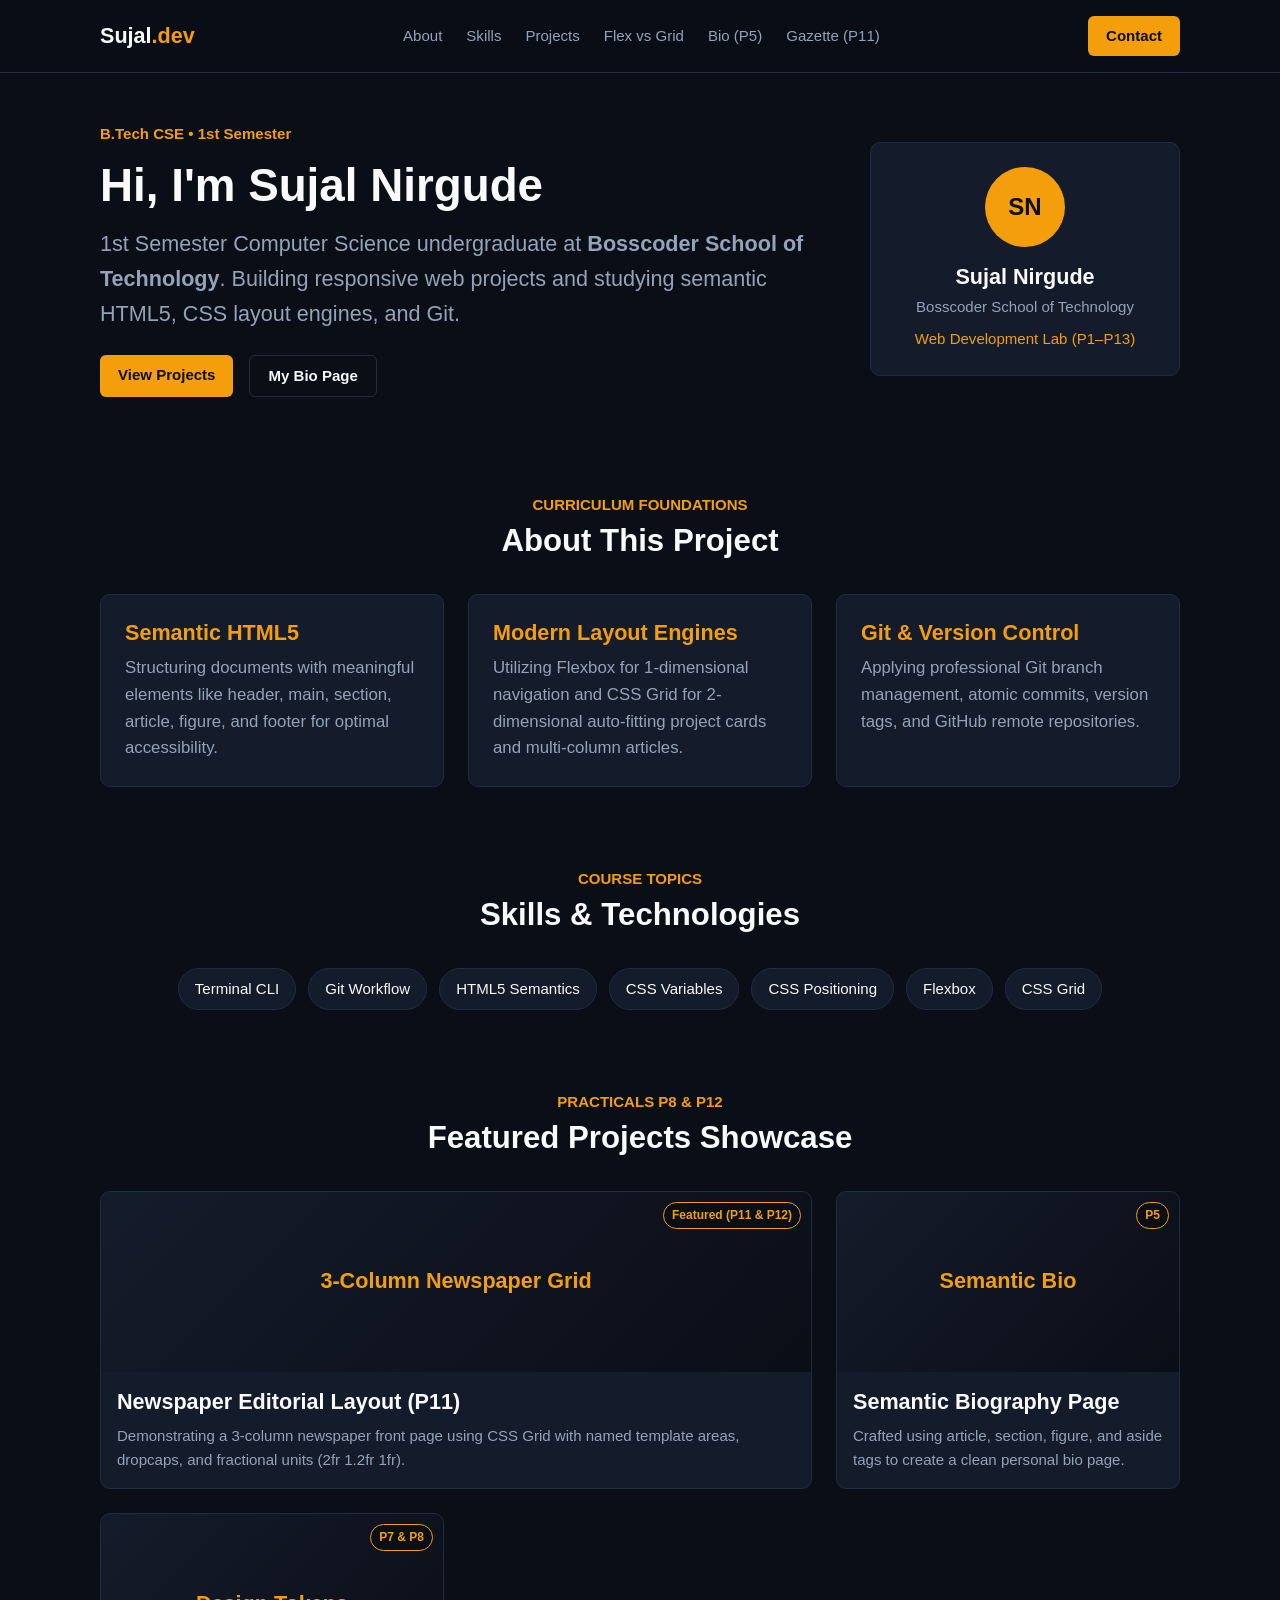
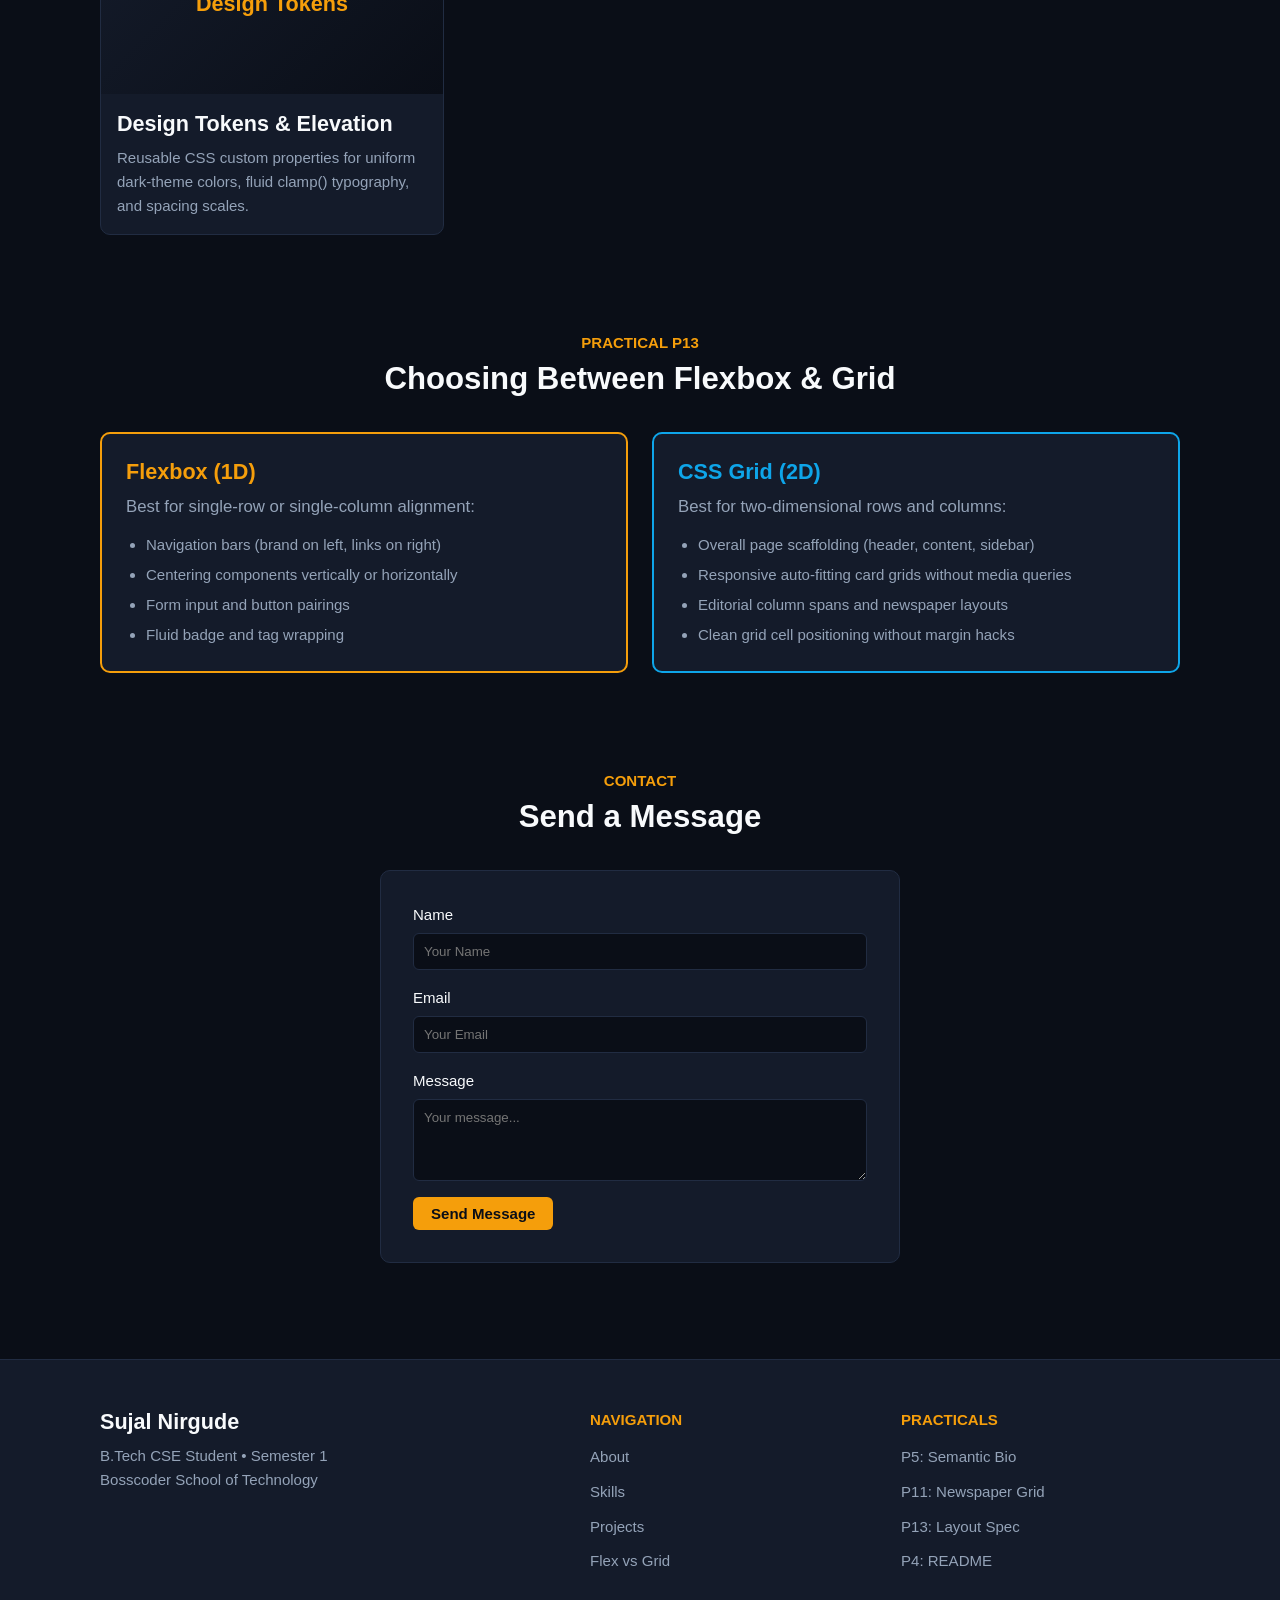
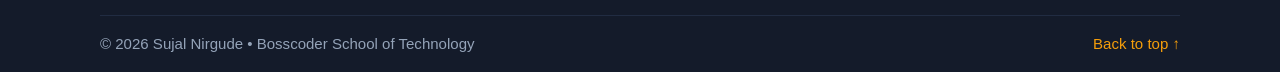
<file: index.html>
<!DOCTYPE html>
<html lang="en">
<head>
  <meta charset="UTF-8">
  <meta name="viewport" content="width=device-width, initial-scale=1.0">
  <title>Sujal Nirgude | Web Dev Portfolio (P1–P13)</title>
  
  <link rel="stylesheet" href="styles/tokens.css">
  <link rel="stylesheet" href="styles/base.css">
  <link rel="stylesheet" href="styles/layout.css">
  <link rel="stylesheet" href="styles/grid.css">
  
  <style>
    .section-title-box {
      text-align: center;
      margin-bottom: var(--space-xl);
    }
    .section-title-box h2 {
      color: var(--text-main);
    }
    .section-title-box p {
      color: var(--primary);
      font-size: var(--font-sm);
      text-transform: uppercase;
      font-weight: 600;
      margin-bottom: 4px;
    }
    .contact-card-form {
      max-width: 520px;
      margin: 0 auto;
      background: var(--surface);
      border: 1px solid var(--border-color);
      border-radius: var(--radius-md);
      padding: var(--space-xl);
      display: flex;
      flex-direction: column;
      gap: var(--space-md);
    }
    .form-group-item {
      display: flex;
      flex-direction: column;
      gap: 6px;
    }
    .form-group-item label {
      font-size: var(--font-sm);
      font-weight: 500;
    }
    .form-input-element {
      padding: 10px;
      background: var(--bg-dark);
      border: 1px solid var(--border-color);
      border-radius: var(--radius-sm);
      color: var(--text-main);
      font-family: inherit;
    }
    .form-input-element:focus {
      outline: none;
      border-color: var(--primary);
    }
  </style>
</head>
<body>

  <!-- P8 & P9 & P10: Sticky Header with Flexbox Navigation -->
  <header class="site-header">
    <div class="container navbar">
      <a href="index.html" class="brand-title">Sujal<span>.dev</span></a>
      
      <nav>
        <ul class="nav-menu">
          <li><a href="#about">About</a></li>
          <li><a href="#skills">Skills</a></li>
          <li><a href="#projects">Projects</a></li>
          <li><a href="#compare">Flex vs Grid</a></li>
          <li><a href="bio.html">Bio (P5)</a></li>
          <li><a href="newspaper.html">Gazette (P11)</a></li>
        </ul>
      </nav>

      <a href="#contact" class="btn">Contact</a>
    </div>
  </header>

  <main class="container">

    <!-- Hero Section (P6, P9) -->
    <section class="hero-wrapper" id="hero">
      <div class="hero-content">
        <span style="color: var(--primary); font-weight: 600; font-size: var(--font-sm);">B.Tech CSE • 1st Semester</span>
        <h1 style="margin: var(--space-xs) 0 var(--space-sm);">Hi, I'm Sujal Nirgude</h1>
        <p style="font-size: var(--font-lg); margin-bottom: var(--space-lg);">
          1st Semester Computer Science undergraduate at <strong>Bosscoder School of Technology</strong>. Building responsive web projects and studying semantic HTML5, CSS layout engines, and Git.
        </p>
        <div style="display: flex; gap: var(--space-md);">
          <a href="#projects" class="btn">View Projects</a>
          <a href="bio.html" class="btn" style="background: transparent; border: 1px solid var(--border-color); color: var(--text-main);">My Bio Page</a>
        </div>
      </div>

      <div class="hero-profile-card">
        <div style="width: 80px; height: 80px; border-radius: var(--radius-round); background: var(--primary); margin: 0 auto var(--space-md); display: flex; align-items: center; justify-content: center; font-size: 1.5rem; font-weight: bold; color: #0a0e17;">SN</div>
        <h3>Sujal Nirgude</h3>
        <p style="font-size: var(--font-sm); margin-top: 4px;">Bosscoder School of Technology</p>
        <p style="font-size: var(--font-sm); color: var(--primary); margin-top: var(--space-xs);">Web Development Lab (P1–P13)</p>
      </div>
    </section>

    <!-- About Section (P6) -->
    <section id="about" style="padding: var(--space-2xl) 0;">
      <div class="section-title-box">
        <p>Curriculum Foundations</p>
        <h2>About This Project</h2>
      </div>
      <div style="display: grid; grid-template-columns: repeat(auto-fit, minmax(280px, 1fr)); gap: var(--space-lg);">
        <div style="background: var(--surface); padding: var(--space-lg); border-radius: var(--radius-md); border: 1px solid var(--border-color);">
          <h3 style="color: var(--primary); margin-bottom: var(--space-xs);">Semantic HTML5</h3>
          <p>Structuring documents with meaningful elements like header, main, section, article, figure, and footer for optimal accessibility.</p>
        </div>
        <div style="background: var(--surface); padding: var(--space-lg); border-radius: var(--radius-md); border: 1px solid var(--border-color);">
          <h3 style="color: var(--primary); margin-bottom: var(--space-xs);">Modern Layout Engines</h3>
          <p>Utilizing Flexbox for 1-dimensional navigation and CSS Grid for 2-dimensional auto-fitting project cards and multi-column articles.</p>
        </div>
        <div style="background: var(--surface); padding: var(--space-lg); border-radius: var(--radius-md); border: 1px solid var(--border-color);">
          <h3 style="color: var(--primary); margin-bottom: var(--space-xs);">Git &amp; Version Control</h3>
          <p>Applying professional Git branch management, atomic commits, version tags, and GitHub remote repositories.</p>
        </div>
      </div>
    </section>

    <!-- Skills Section -->
    <section id="skills" style="padding: var(--space-xl) 0;">
      <div class="section-title-box">
        <p>Course Topics</p>
        <h2>Skills &amp; Technologies</h2>
      </div>
      <div style="display: flex; flex-wrap: wrap; gap: var(--space-sm); justify-content: center;">
        <span style="background: var(--surface); border: 1px solid var(--border-color); padding: 8px 16px; border-radius: var(--radius-round); font-size: var(--font-sm);">Terminal CLI</span>
        <span style="background: var(--surface); border: 1px solid var(--border-color); padding: 8px 16px; border-radius: var(--radius-round); font-size: var(--font-sm);">Git Workflow</span>
        <span style="background: var(--surface); border: 1px solid var(--border-color); padding: 8px 16px; border-radius: var(--radius-round); font-size: var(--font-sm);">HTML5 Semantics</span>
        <span style="background: var(--surface); border: 1px solid var(--border-color); padding: 8px 16px; border-radius: var(--radius-round); font-size: var(--font-sm);">CSS Variables</span>
        <span style="background: var(--surface); border: 1px solid var(--border-color); padding: 8px 16px; border-radius: var(--radius-round); font-size: var(--font-sm);">CSS Positioning</span>
        <span style="background: var(--surface); border: 1px solid var(--border-color); padding: 8px 16px; border-radius: var(--radius-round); font-size: var(--font-sm);">Flexbox</span>
        <span style="background: var(--surface); border: 1px solid var(--border-color); padding: 8px 16px; border-radius: var(--radius-round); font-size: var(--font-sm);">CSS Grid</span>
      </div>
    </section>

    <!-- Projects Grid Section (P8, P12) -->
    <section id="projects" style="padding: var(--space-2xl) 0;">
      <div class="section-title-box">
        <p>Practicals P8 &amp; P12</p>
        <h2>Featured Projects Showcase</h2>
      </div>

      <div class="portfolio-grid-layout">
        
        <!-- Featured Card: Spans 2 columns -->
        <article class="project-card-item span-two-cols">
          <div class="card-visual">
            <span class="corner-badge">Featured (P11 &amp; P12)</span>
            3-Column Newspaper Grid
            <div class="hover-reveal-overlay">
              <h4 style="color: white;">Newspaper Grid Layout</h4>
              <p style="color: var(--text-muted); font-size: var(--font-sm);">Built with grid-template-areas</p>
              <a href="newspaper.html" class="btn">View Live Demo</a>
            </div>
          </div>
          <div class="card-text-block">
            <h3>Newspaper Editorial Layout (P11)</h3>
            <p style="margin-top: var(--space-xs); font-size: var(--font-sm);">
              Demonstrating a 3-column newspaper front page using CSS Grid with named template areas, dropcaps, and fractional units (2fr 1.2fr 1fr).
            </p>
          </div>
        </article>

        <!-- Card 2 -->
        <article class="project-card-item">
          <div class="card-visual">
            <span class="corner-badge">P5</span>
            Semantic Bio
            <div class="hover-reveal-overlay">
              <h4 style="color: white;">Bio Page</h4>
              <p style="color: var(--text-muted); font-size: var(--font-sm);">Accessible semantic structure</p>
              <a href="bio.html" class="btn">View Bio Page</a>
            </div>
          </div>
          <div class="card-text-block">
            <h3>Semantic Biography Page</h3>
            <p style="margin-top: var(--space-xs); font-size: var(--font-sm);">
              Crafted using article, section, figure, and aside tags to create a clean personal bio page.
            </p>
          </div>
        </article>

        <!-- Card 3 -->
        <article class="project-card-item">
          <div class="card-visual">
            <span class="corner-badge">P7 &amp; P8</span>
            Design Tokens
            <div class="hover-reveal-overlay">
              <h4 style="color: white;">CSS Tokens</h4>
              <p style="color: var(--text-muted); font-size: var(--font-sm);">Colors and fluid typography</p>
              <a href="styles/tokens.css" class="btn">Inspect CSS</a>
            </div>
          </div>
          <div class="card-text-block">
            <h3>Design Tokens &amp; Elevation</h3>
            <p style="margin-top: var(--space-xs); font-size: var(--font-sm);">
              Reusable CSS custom properties for uniform dark-theme colors, fluid clamp() typography, and spacing scales.
            </p>
          </div>
        </article>

      </div>
    </section>

    <!-- Layout Comparison Section (P13) -->
    <section id="compare" style="padding: var(--space-2xl) 0;">
      <div class="section-title-box">
        <p>Practical P13</p>
        <h2>Choosing Between Flexbox &amp; Grid</h2>
      </div>

      <div style="display: grid; grid-template-columns: repeat(auto-fit, minmax(300px, 1fr)); gap: var(--space-lg);">
        <div style="background: var(--surface); border: 2px solid var(--primary); border-radius: var(--radius-md); padding: var(--space-lg);">
          <h3 style="color: var(--primary);">Flexbox (1D)</h3>
          <p style="margin: var(--space-xs) 0 var(--space-sm);">Best for single-row or single-column alignment:</p>
          <ul style="padding-left: 20px; font-size: var(--font-sm); color: var(--text-muted); display: flex; flex-direction: column; gap: 6px;">
            <li>Navigation bars (brand on left, links on right)</li>
            <li>Centering components vertically or horizontally</li>
            <li>Form input and button pairings</li>
            <li>Fluid badge and tag wrapping</li>
          </ul>
        </div>

        <div style="background: var(--surface); border: 2px solid var(--accent); border-radius: var(--radius-md); padding: var(--space-lg);">
          <h3 style="color: var(--accent);">CSS Grid (2D)</h3>
          <p style="margin: var(--space-xs) 0 var(--space-sm);">Best for two-dimensional rows and columns:</p>
          <ul style="padding-left: 20px; font-size: var(--font-sm); color: var(--text-muted); display: flex; flex-direction: column; gap: 6px;">
            <li>Overall page scaffolding (header, content, sidebar)</li>
            <li>Responsive auto-fitting card grids without media queries</li>
            <li>Editorial column spans and newspaper layouts</li>
            <li>Clean grid cell positioning without margin hacks</li>
          </ul>
        </div>
      </div>
    </section>

    <!-- Contact Form Section -->
    <section id="contact" style="padding: var(--space-2xl) 0;">
      <div class="section-title-box">
        <p>Contact</p>
        <h2>Send a Message</h2>
      </div>

      <form class="contact-card-form" action="#" method="POST" onsubmit="event.preventDefault(); alert('Message sent!');">
        <div class="form-group-item">
          <label for="name">Name</label>
          <input type="text" id="name" name="name" class="form-input-element" placeholder="Your Name" required>
        </div>
        <div class="form-group-item">
          <label for="email">Email</label>
          <input type="email" id="email" name="email" class="form-input-element" placeholder="Your Email" required>
        </div>
        <div class="form-group-item">
          <label for="msg">Message</label>
          <textarea id="msg" name="msg" class="form-input-element" rows="4" placeholder="Your message..." required></textarea>
        </div>
        <button type="submit" class="btn" style="align-self: flex-start;">Send Message</button>
      </form>
    </section>

  </main>

  <!-- P10: Multi-Column Flexbox Footer -->
  <footer class="site-footer">
    <div class="container">
      <div class="footer-nav-columns">
        <div class="footer-column-item" style="flex: 2 1 300px;">
          <h3 style="color: var(--text-main); margin-bottom: var(--space-xs);">Sujal Nirgude</h3>
          <p style="font-size: var(--font-sm);">B.Tech CSE Student • Semester 1<br>Bosscoder School of Technology</p>
        </div>
        <div class="footer-column-item">
          <h4>Navigation</h4>
          <ul>
            <li><a href="#about">About</a></li>
            <li><a href="#skills">Skills</a></li>
            <li><a href="#projects">Projects</a></li>
            <li><a href="#compare">Flex vs Grid</a></li>
          </ul>
        </div>
        <div class="footer-column-item">
          <h4>Practicals</h4>
          <ul>
            <li><a href="bio.html">P5: Semantic Bio</a></li>
            <li><a href="newspaper.html">P11: Newspaper Grid</a></li>
            <li><a href="LAYOUT-COMPARISON.md">P13: Layout Spec</a></li>
            <li><a href="README.md">P4: README</a></li>
          </ul>
        </div>
      </div>
      <div class="footer-bottom-bar">
        <p>&copy; 2026 Sujal Nirgude • Bosscoder School of Technology</p>
        <a href="#hero">Back to top ↑</a>
      </div>
    </div>
  </footer>

</body>
</html>
</file>
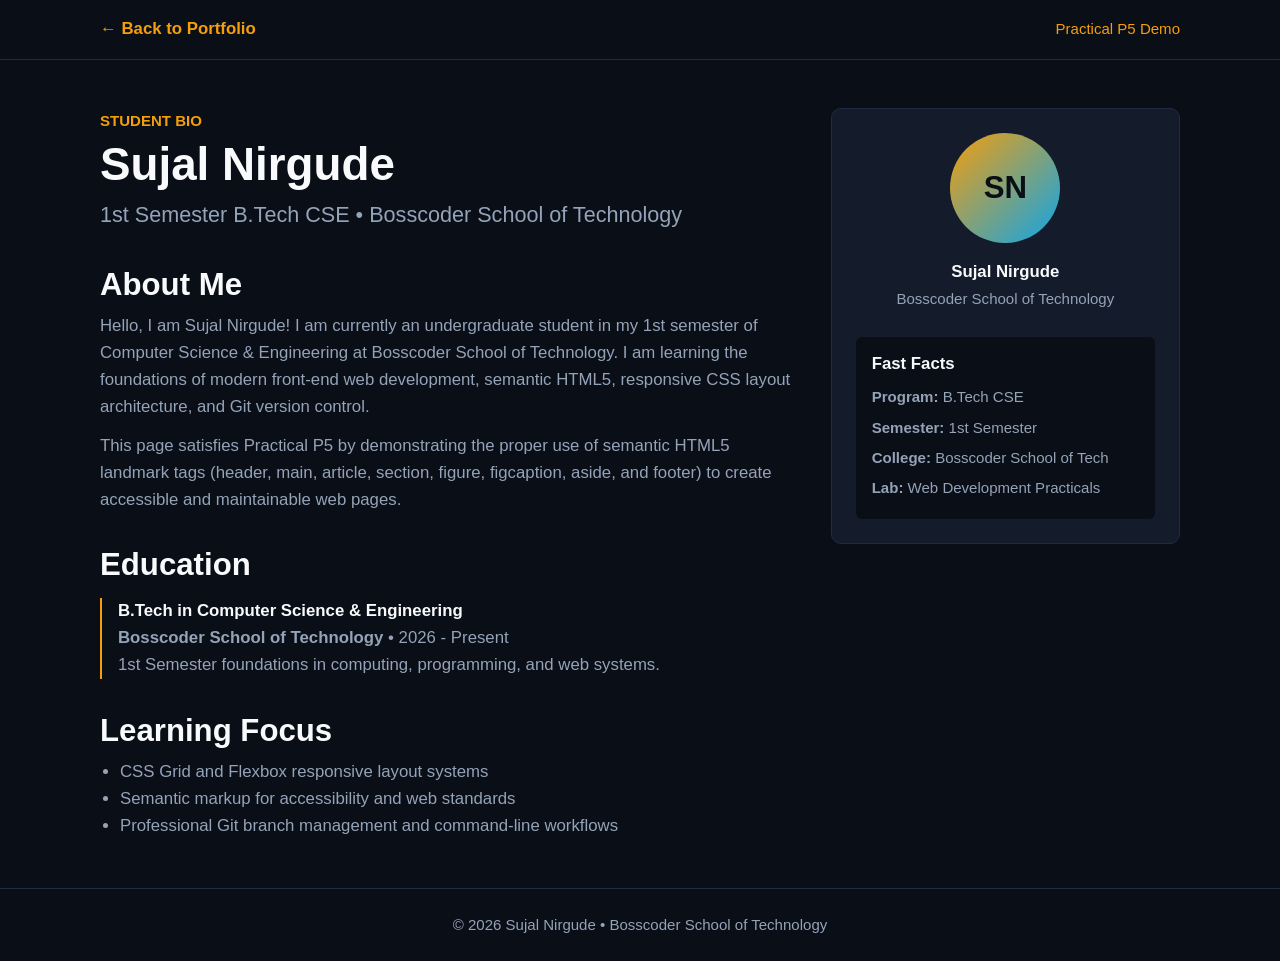
<file: bio.html>
<!DOCTYPE html>
<html lang="en">
<head>
  <meta charset="UTF-8">
  <meta name="viewport" content="width=device-width, initial-scale=1.0">
  <title>Sujal Nirgude | Semantic Bio (P5)</title>
  <link rel="stylesheet" href="styles/tokens.css">
  <link rel="stylesheet" href="styles/base.css">
  <style>
    .bio-container-grid {
      display: grid;
      grid-template-columns: 2fr 1fr;
      gap: var(--space-xl);
      margin-top: var(--space-2xl);
    }
    .profile-card {
      background: var(--surface);
      border: 1px solid var(--border-color);
      border-radius: var(--radius-md);
      padding: var(--space-lg);
      text-align: center;
    }
    .avatar-initials {
      width: 110px;
      height: 110px;
      margin: 0 auto var(--space-md);
      border-radius: var(--radius-round);
      background: linear-gradient(135deg, var(--primary), var(--accent));
      display: flex;
      align-items: center;
      justify-content: center;
      font-size: var(--font-xl);
      font-weight: bold;
      color: #0a0e17;
    }
    .facts-box {
      background: var(--bg-dark);
      padding: var(--space-md);
      border-radius: var(--radius-sm);
      margin-top: var(--space-lg);
      text-align: left;
    }
    .facts-box ul {
      list-style-type: none;
      margin-top: var(--space-xs);
    }
    .facts-box li {
      padding: 3px 0;
      font-size: var(--font-sm);
      color: var(--text-muted);
    }
    .bio-header {
      padding: var(--space-md) 0;
      border-bottom: 1px solid var(--border-color);
    }
    .bio-footer {
      margin-top: var(--space-2xl);
      padding: var(--space-lg) 0;
      border-top: 1px solid var(--border-color);
      text-align: center;
      font-size: var(--font-sm);
      color: var(--text-muted);
    }
    @media (max-width: 768px) {
      .bio-container-grid {
        grid-template-columns: 1fr;
      }
    }
  </style>
</head>
<body>

  <!-- Semantic Header -->
  <header class="bio-header">
    <div class="container" style="display: flex; justify-content: space-between; align-items: center;">
      <a href="index.html" style="font-weight: bold;">← Back to Portfolio</a>
      <span style="color: var(--primary); font-size: var(--font-sm);">Practical P5 Demo</span>
    </div>
  </header>

  <!-- Semantic Main Landmark -->
  <main class="container">
    <div class="bio-container-grid">
      
      <!-- Article: Primary Narrative -->
      <article>
        <header>
          <span style="color: var(--primary); text-transform: uppercase; font-size: var(--font-sm); font-weight: bold;">Student Bio</span>
          <h1>Sujal Nirgude</h1>
          <p style="font-size: var(--font-lg); margin-top: 4px;">1st Semester B.Tech CSE • Bosscoder School of Technology</p>
        </header>

        <section style="margin-top: var(--space-xl);">
          <h2>About Me</h2>
          <p style="margin-top: var(--space-xs);">
            Hello, I am Sujal Nirgude! I am currently an undergraduate student in my 1st semester of Computer Science &amp; Engineering at Bosscoder School of Technology. I am learning the foundations of modern front-end web development, semantic HTML5, responsive CSS layout architecture, and Git version control.
          </p>
          <p style="margin-top: var(--space-sm);">
            This page satisfies Practical P5 by demonstrating the proper use of semantic HTML5 landmark tags (header, main, article, section, figure, figcaption, aside, and footer) to create accessible and maintainable web pages.
          </p>
        </section>

        <!-- Education -->
        <section style="margin-top: var(--space-xl);">
          <h2>Education</h2>
          <div style="margin-top: var(--space-sm); border-left: 2px solid var(--primary); padding-left: var(--space-md);">
            <h4>B.Tech in Computer Science &amp; Engineering</h4>
            <p><strong>Bosscoder School of Technology</strong> • 2026 - Present</p>
            <p>1st Semester foundations in computing, programming, and web systems.</p>
          </div>
        </section>

        <!-- Learning Goals -->
        <section style="margin-top: var(--space-xl);">
          <h2>Learning Focus</h2>
          <ul style="margin-top: var(--space-xs); padding-left: 20px; color: var(--text-muted);">
            <li>CSS Grid and Flexbox responsive layout systems</li>
            <li>Semantic markup for accessibility and web standards</li>
            <li>Professional Git branch management and command-line workflows</li>
          </ul>
        </section>
      </article>

      <!-- Aside: Info Card -->
      <aside>
        <div class="profile-card">
          <figure>
            <div class="avatar-initials">SN</div>
            <figcaption>
              <strong>Sujal Nirgude</strong><br>
              <span style="font-size: var(--font-sm); color: var(--text-muted);">Bosscoder School of Technology</span>
            </figcaption>
          </figure>

          <div class="facts-box">
            <h3 style="font-size: var(--font-base); color: var(--text-main);">Fast Facts</h3>
            <ul>
              <li><strong>Program:</strong> B.Tech CSE</li>
              <li><strong>Semester:</strong> 1st Semester</li>
              <li><strong>College:</strong> Bosscoder School of Tech</li>
              <li><strong>Lab:</strong> Web Development Practicals</li>
            </ul>
          </div>
        </div>
      </aside>

    </div>
  </main>

  <footer class="bio-footer">
    <div class="container">
      <p>&copy; 2026 Sujal Nirgude • Bosscoder School of Technology</p>
    </div>
  </footer>

</body>
</html>
</file>
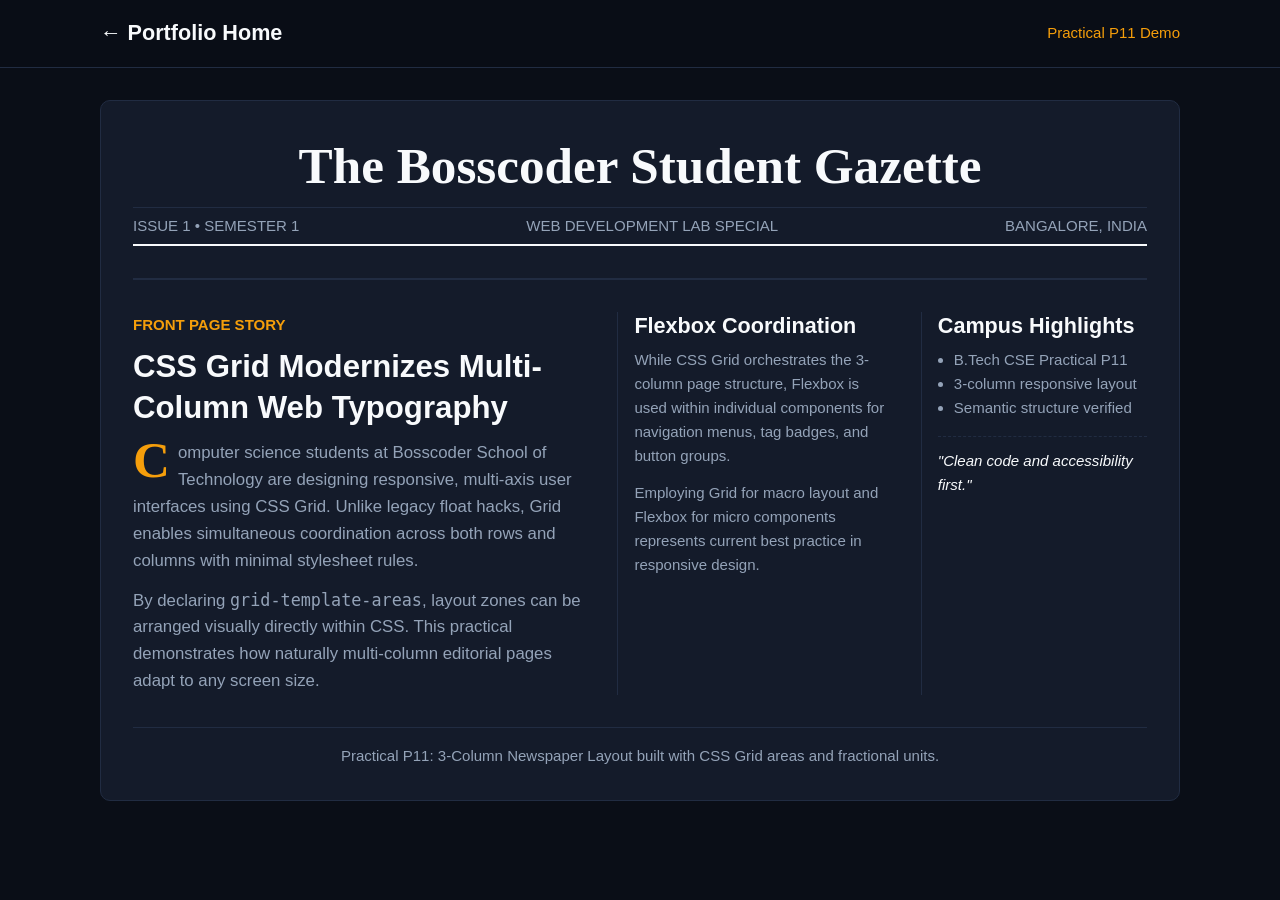
<file: newspaper.html>
<!DOCTYPE html>
<html lang="en">
<head>
  <meta charset="UTF-8">
  <meta name="viewport" content="width=device-width, initial-scale=1.0">
  <title>The Student Chronicle | CSS Grid 3-Column (P11)</title>
  <link rel="stylesheet" href="styles/tokens.css">
  <link rel="stylesheet" href="styles/base.css">
  <link rel="stylesheet" href="styles/layout.css">
  <link rel="stylesheet" href="styles/grid.css">
  <style>
    .masthead-title {
      font-family: var(--font-serif);
      font-size: clamp(2.2rem, 4vw, 3.6rem);
      margin-bottom: var(--space-xs);
    }
    .date-meta-bar {
      display: flex;
      justify-content: space-between;
      border-top: 1px solid var(--border-color);
      border-bottom: 2px solid var(--text-main);
      padding: 6px 0;
      font-size: var(--font-sm);
      color: var(--text-muted);
      margin-bottom: var(--space-md);
      text-transform: uppercase;
    }
    .initial-dropcap::first-letter {
      font-family: var(--font-serif);
      float: left;
      font-size: 3.2rem;
      line-height: 0.8;
      padding-right: 8px;
      color: var(--primary);
      font-weight: bold;
    }
  </style>
</head>
<body>

  <header class="site-header">
    <div class="container navbar">
      <a href="index.html" class="brand-title">← Portfolio Home</a>
      <span style="color: var(--primary); font-size: var(--font-sm);">Practical P11 Demo</span>
    </div>
  </header>

  <main class="container">
    
    <!-- 3-Column Newspaper CSS Grid -->
    <div class="newspaper-grid-system">
      
      <!-- Masthead -->
      <div class="banner-masthead">
        <h1 class="masthead-title">The Bosscoder Student Gazette</h1>
        <div class="date-meta-bar">
          <span>Issue 1 • Semester 1</span>
          <span>Web Development Lab Special</span>
          <span>Bangalore, India</span>
        </div>
      </div>

      <!-- Lead Column (2fr) -->
      <section class="main-lead-story">
        <article>
          <span style="color: var(--primary); font-weight: 600; font-size: var(--font-sm); text-transform: uppercase;">Front Page Story</span>
          <h2 style="margin: var(--space-xs) 0 var(--space-sm);">CSS Grid Modernizes Multi-Column Web Typography</h2>
          <p class="initial-dropcap">
            Computer science students at Bosscoder School of Technology are designing responsive, multi-axis user interfaces using CSS Grid. Unlike legacy float hacks, Grid enables simultaneous coordination across both rows and columns with minimal stylesheet rules.
          </p>
          <p style="margin-top: var(--space-sm);">
            By declaring <code>grid-template-areas</code>, layout zones can be arranged visually directly within CSS. This practical demonstrates how naturally multi-column editorial pages adapt to any screen size.
          </p>
        </article>
      </section>

      <!-- Second Column (1.2fr) -->
      <section class="secondary-story-col">
        <article>
          <h3>Flexbox Coordination</h3>
          <p style="margin-top: var(--space-xs); font-size: var(--font-sm);">
            While CSS Grid orchestrates the 3-column page structure, Flexbox is used within individual components for navigation menus, tag badges, and button groups.
          </p>
          <p style="margin-top: var(--space-sm); font-size: var(--font-sm);">
            Employing Grid for macro layout and Flexbox for micro components represents current best practice in responsive design.
          </p>
        </article>
      </section>

      <!-- Third Column (1fr) -->
      <aside class="tertiary-story-col">
        <h3>Campus Highlights</h3>
        <ul style="margin-top: var(--space-xs); padding-left: 16px; font-size: var(--font-sm); color: var(--text-muted);">
          <li>B.Tech CSE Practical P11</li>
          <li>3-column responsive layout</li>
          <li>Semantic structure verified</li>
        </ul>
        <div style="margin-top: var(--space-md); padding-top: var(--space-sm); border-top: 1px dashed var(--border-color); font-size: var(--font-sm); font-style: italic;">
          "Clean code and accessibility first."
        </div>
      </aside>

      <!-- Grid Footer -->
      <div class="editorial-footer-bar">
        Practical P11: 3-Column Newspaper Layout built with CSS Grid areas and fractional units.
      </div>

    </div>

  </main>

</body>
</html>
</file>
<file: styles/tokens.css>
/* Practical P7: Design Tokens & Typography Scale */

:root {
  /* Color Palette - Amber & Sky Blue Theme */
  --primary: #f59e0b;
  --primary-hover: #d97706;
  --accent: #0ea5e9;
  --accent-light: #38bdf8;
  --bg-dark: #0a0e17;
  --surface: #141b2a;
  --surface-hover: #1e283d;
  --text-main: #f8fafc;
  --text-muted: #94a3b8;
  --border-color: #212c42;

  /* Typography */
  --font-main: -apple-system, BlinkMacSystemFont, "Segoe UI", Roboto, sans-serif;
  --font-serif: "Georgia", serif;

  /* Fluid Font Sizes */
  --font-sm: clamp(0.85rem, 0.82rem + 0.15vw, 0.95rem);
  --font-base: clamp(1rem, 0.96rem + 0.2vw, 1.05rem);
  --font-lg: clamp(1.2rem, 1.15rem + 0.35vw, 1.35rem);
  --font-xl: clamp(1.5rem, 1.35rem + 0.75vw, 2rem);
  --font-hero: clamp(2.1rem, 1.9rem + 1.2vw, 2.9rem);

  /* Spacing Scale */
  --space-xs: 0.5rem;
  --space-sm: 0.75rem;
  --space-md: 1rem;
  --space-lg: 1.5rem;
  --space-xl: 2rem;
  --space-2xl: 3rem;

  /* Radius & Shadows */
  --radius-sm: 6px;
  --radius-md: 10px;
  --radius-round: 9999px;
  --shadow: 0 4px 16px rgba(0, 0, 0, 0.4);
}
</file>
<file: styles/base.css>
/* Base Styles and CSS Resets */

*, *::before, *::after {
  box-sizing: border-box;
  margin: 0;
  padding: 0;
}

body {
  font-family: var(--font-main);
  font-size: var(--font-base);
  color: var(--text-main);
  background-color: var(--bg-dark);
  line-height: 1.6;
}

a {
  color: var(--primary);
  text-decoration: none;
}

a:hover {
  color: var(--accent-light);
  text-decoration: underline;
}

.container {
  width: 90%;
  max-width: 1080px;
  margin: 0 auto;
}

h1, h2, h3 {
  line-height: 1.3;
}

h1 { font-size: var(--font-hero); }
h2 { font-size: var(--font-xl); }
h3 { font-size: var(--font-lg); }

p {
  color: var(--text-muted);
}
</file>
<file: styles/layout.css>
/* Practical P8, P9, P10: CSS Positioning and Flexbox */

/* --- Sticky Navigation (P8 & P9) --- */
.site-header {
  position: sticky;
  top: 0;
  z-index: 100;
  background-color: rgba(10, 14, 23, 0.92);
  backdrop-filter: blur(10px);
  border-bottom: 1px solid var(--border-color);
}

.navbar {
  display: flex;
  justify-content: space-between;
  align-items: center;
  padding: var(--space-md) 0;
}

.brand-title {
  font-weight: 700;
  font-size: var(--font-lg);
  color: var(--text-main);
  text-decoration: none;
}

.brand-title span {
  color: var(--primary);
}

.nav-menu {
  display: flex;
  gap: var(--space-lg);
  list-style: none;
}

.nav-menu a {
  color: var(--text-muted);
  font-size: var(--font-sm);
  transition: color 0.2s ease;
}

.nav-menu a:hover {
  color: var(--primary);
  text-decoration: none;
}

/* Button style */
.btn {
  display: inline-block;
  padding: 8px 18px;
  border-radius: var(--radius-sm);
  background-color: var(--primary);
  color: #0a0e17;
  font-size: var(--font-sm);
  font-weight: 600;
  border: none;
  cursor: pointer;
  text-decoration: none;
  transition: background-color 0.2s ease;
}

.btn:hover {
  background-color: var(--primary-hover);
  text-decoration: none;
  color: white;
}

/* --- Hero Section (Flexbox) --- */
.hero-wrapper {
  padding: var(--space-2xl) 0;
  display: flex;
  align-items: center;
  justify-content: space-between;
  gap: var(--space-xl);
}

.hero-content {
  flex: 1;
}

.hero-profile-card {
  flex: 0 0 310px;
  background: var(--surface);
  border: 1px solid var(--border-color);
  border-radius: var(--radius-md);
  padding: var(--space-lg);
  text-align: center;
}

/* --- Card Overlay with CSS Positioning (P8) --- */
.project-card-item {
  position: relative; /* parent reference */
  background: var(--surface);
  border: 1px solid var(--border-color);
  border-radius: var(--radius-md);
  overflow: hidden;
  display: flex;
  flex-direction: column;
  transition: transform 0.2s ease;
}

.project-card-item:hover {
  transform: translateY(-4px);
}

.card-visual {
  position: relative;
  height: 180px;
  background: linear-gradient(135deg, #141b2a, #0a0e17);
  display: flex;
  align-items: center;
  justify-content: center;
  font-weight: 600;
  font-size: var(--font-lg);
  color: var(--primary);
}

/* Absolute Floating Badge */
.corner-badge {
  position: absolute;
  top: 10px;
  right: 10px;
  background: var(--bg-dark);
  color: var(--primary);
  border: 1px solid var(--primary);
  padding: 3px 8px;
  border-radius: var(--radius-round);
  font-size: 0.75rem;
}

/* Absolute Card Overlay on Hover */
.hover-reveal-overlay {
  position: absolute;
  inset: 0;
  background: rgba(10, 14, 23, 0.94);
  display: flex;
  flex-direction: column;
  align-items: center;
  justify-content: center;
  gap: var(--space-sm);
  opacity: 0;
  transition: opacity 0.25s ease;
}

.project-card-item:hover .hover-reveal-overlay {
  opacity: 1;
}

.card-text-block {
  padding: var(--space-md);
  flex-grow: 1;
}

/* --- Multi-Column Flexbox Footer (P10) --- */
.site-footer {
  margin-top: var(--space-2xl);
  border-top: 1px solid var(--border-color);
  background: var(--surface);
  padding: var(--space-2xl) 0 var(--space-md);
}

.footer-nav-columns {
  display: flex;
  flex-wrap: wrap;
  justify-content: space-between;
  gap: var(--space-xl);
  padding-bottom: var(--space-xl);
  border-bottom: 1px solid var(--border-color);
}

.footer-column-item {
  flex: 1 1 200px;
}

.footer-column-item h4 {
  font-size: var(--font-sm);
  text-transform: uppercase;
  margin-bottom: var(--space-sm);
  color: var(--primary);
}

.footer-column-item ul {
  list-style: none;
}

.footer-column-item li {
  margin-bottom: var(--space-xs);
}

.footer-column-item a {
  color: var(--text-muted);
  font-size: var(--font-sm);
}

.footer-bottom-bar {
  display: flex;
  justify-content: space-between;
  padding-top: var(--space-md);
  font-size: var(--font-sm);
  color: var(--text-muted);
}

@media (max-width: 768px) {
  .hero-wrapper {
    flex-direction: column;
    text-align: center;
  }
  .navbar {
    flex-direction: column;
    gap: var(--space-sm);
  }
  .nav-menu {
    gap: var(--space-md);
  }
}
</file>
<file: styles/grid.css>
/* Practical P11 & P12: CSS Grid Layouts */

/* --- Advanced Projects Grid (P12) --- */
.portfolio-grid-layout {
  display: grid;
  grid-template-columns: repeat(auto-fit, minmax(280px, 1fr));
  gap: var(--space-lg);
  margin-top: var(--space-lg);
}

/* Featured card spanning 2 columns */
@media (min-width: 850px) {
  .project-card-item.span-two-cols {
    grid-column: span 2;
  }
}

/* --- Newspaper 3-Column Editorial Grid (P11) --- */
.newspaper-grid-system {
  display: grid;
  grid-template-columns: 2fr 1.2fr 1fr;
  grid-template-areas:
    "header-banner header-banner header-banner"
    "primary-story story-center  story-right"
    "footer-bar    footer-bar    footer-bar";
  gap: var(--space-xl);
  margin: var(--space-xl) 0;
  background: var(--surface);
  border: 1px solid var(--border-color);
  padding: var(--space-xl);
  border-radius: var(--radius-md);
}

.banner-masthead {
  grid-area: header-banner;
  border-bottom: 2px solid var(--border-color);
  padding-bottom: var(--space-md);
  text-align: center;
}

.main-lead-story {
  grid-area: primary-story;
}

.secondary-story-col {
  grid-area: story-center;
  border-left: 1px solid var(--border-color);
  padding-left: var(--space-md);
}

.tertiary-story-col {
  grid-area: story-right;
  border-left: 1px solid var(--border-color);
  padding-left: var(--space-md);
}

.editorial-footer-bar {
  grid-area: footer-bar;
  border-top: 1px solid var(--border-color);
  padding-top: var(--space-md);
  text-align: center;
  font-size: var(--font-sm);
  color: var(--text-muted);
}

@media (max-width: 800px) {
  .newspaper-grid-system {
    grid-template-columns: 1fr;
    grid-template-areas:
      "header-banner"
      "primary-story"
      "story-center"
      "story-right"
      "footer-bar";
  }
  .secondary-story-col, .tertiary-story-col {
    border-left: none;
    padding-left: 0;
  }
}
</file>
